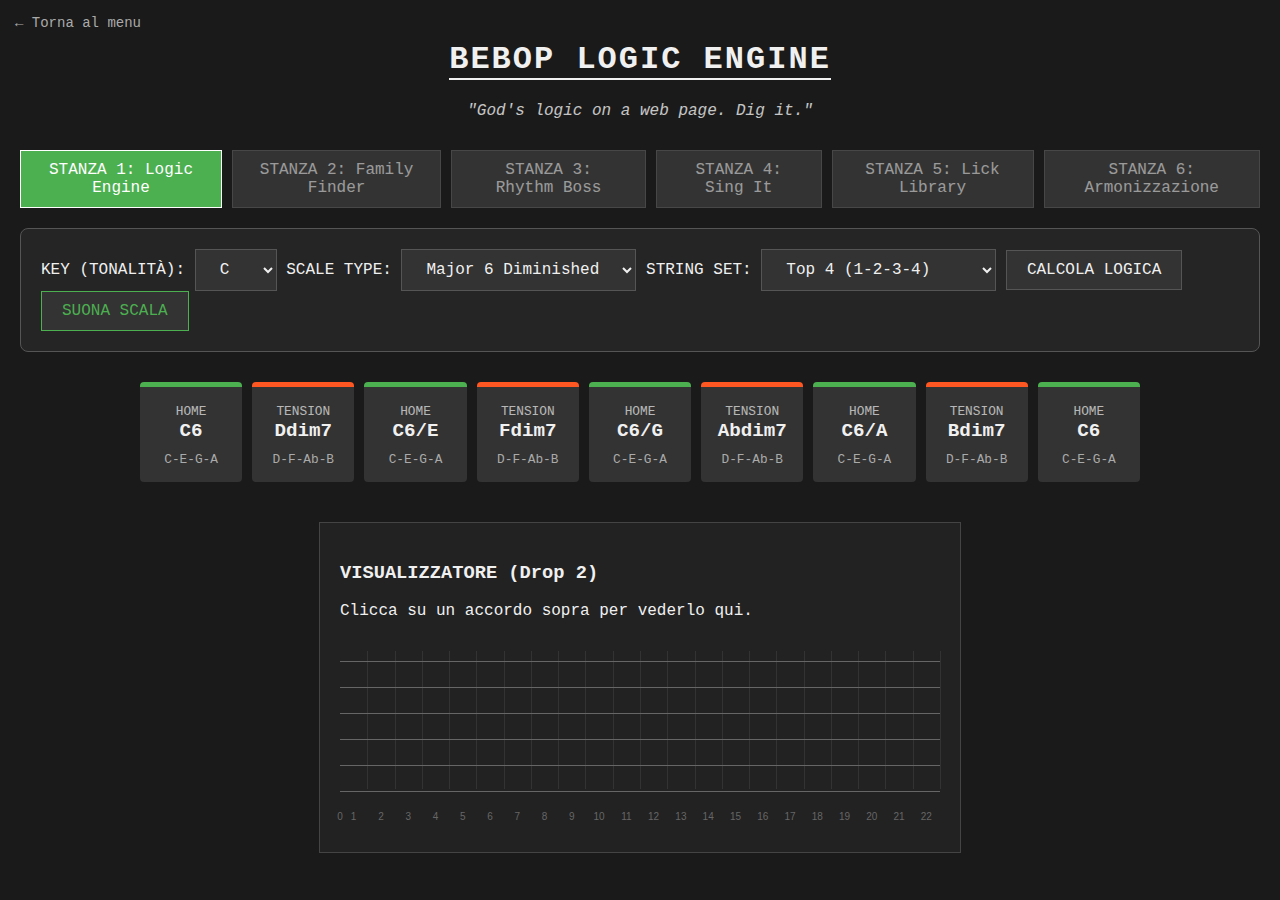
<file: BarryHarris.html>
<!DOCTYPE html>
<html lang="it">
<head>
    <meta charset="UTF-8">
    <meta name="viewport" content="width=device-width, initial-scale=1.0">
    <title>The Barry Harris Logic Engine</title>
    <link rel="stylesheet" href="BebopStyle.css">
</head>
<body>

    <a href="index.html" class="main-menu-link">
        &larr; Torna al menu
    </a>

    <h1>Bebop Logic Engine</h1>
    <div class="subtitle">"God's logic on a web page. Dig it."</div>

    <!-- NAVIGAZIONE -->
    <div class="nav-bar">
        <button onclick="BarryHarrisApp.openRoom(1)" id="btn-room-1" class="nav-btn active">STANZA 1: Logic Engine</button>
        <button onclick="BarryHarrisApp.openRoom(2)" id="btn-room-2" class="nav-btn">STANZA 2: Family Finder</button>
        <button onclick="BarryHarrisApp.openRoom(3)" id="btn-room-3" class="nav-btn">STANZA 3: Rhythm Boss</button>
        <button onclick="BarryHarrisApp.openRoom(4)" id="btn-room-4" class="nav-btn">STANZA 4: Sing It</button>
        <button onclick="BarryHarrisApp.openRoom(5)" id="btn-room-5" class="nav-btn">STANZA 5: Lick Library</button>
        <button onclick="BarryHarrisApp.openRoom(6)" id="btn-room-6" class="nav-btn">STANZA 6: Armonizzazione</button>
    </div>

    <!-- STANZA 1: LOGIC ENGINE -->
    <div id="room-1" class="room-section visible">
        <div class="controls">
        <label for="keySelect">KEY (TONALITÀ): </label>
        <select id="keySelect">
            <option value="C">C</option>
            <option value="Db">Db</option>
            <option value="D">D</option>
            <option value="Eb">Eb</option>
            <option value="E">E</option>
            <option value="F">F</option>
            <option value="Gb">Gb</option>
            <option value="G">G</option>
            <option value="Ab">Ab</option>
            <option value="A">A</option>
            <option value="Bb">Bb</option>
            <option value="B">B</option>
        </select>
        
        <label for="scaleType">SCALE TYPE: </label>
        <select id="scaleType">
            <option value="major6">Major 6 Diminished</option>
            <option value="minor6">Minor 6 Diminished</option>
        </select>

        <label for="stringSet">STRING SET: </label>
        <select id="stringSet">
            <option value="top">Top 4 (1-2-3-4)</option>
            <option value="middle">Middle 4 (2-3-4-5)</option>
            <option value="bottom">Bottom 4 (3-4-5-6)</option>
        </select>

        <button onclick="BarryHarrisApp.renderScale()">CALCOLA LOGICA</button>
        <button onclick="BarryHarrisApp.playScale()" class="theme-tonic-play">SUONA SCALA</button>
        </div>

        <div id="scaleGrid" class="scale-container">
        </div>
    </div>

    <!-- STANZA 2: FAMILY FINDER -->
    <div id="room-2" class="room-section">
        <div class="controls theme-dim">
            <h3 class="room-title theme-dim-text">IL RADAR DEI PARENTI</h3>
            <p class="room-description">
                Seleziona un accordo Diminuito (Genitore). Il sistema mostrerà i 4 accordi Dominanti (Figli) generati abbassando una singola nota.
            </p>
            <label for="dimSelect">DIMINISHED PARENT: </label>
            <select id="dimSelect">
                <!-- Popolato via JS -->
            </select>
            <button onclick="BarryHarrisApp.renderFamily()">TROVA FIGLI</button>
        </div>

        <div id="familyGrid" class="scale-container grid-cols-5">
            <!-- Griglia Famiglia -->
        </div>
    </div>

    <!-- STANZA 3: RHYTHM IS THE BOSS -->
    <div id="room-3" class="room-section">
        <div class="controls theme-rhythm">
            <h3 class="room-title theme-rhythm-text">RHYTHM IS THE BOSS</h3>
            <p class="room-description">
                Il Jazz vive sul 2 e sul 4. Il metronomo suonerà solo su questi battiti.<br>
                <span class="theme-dim-text">ATTENZIONE:</span> Se suoni sull'1 o sul 3, lo schermo diventerà rosso!
            </p>
            
            <div class="rhythm-controls">
                <label for="bpmSlider">BPM: <span id="bpmDisplay" class="bpm-display">100</span></label>
                <input type="range" id="bpmSlider" min="40" max="200" value="100" oninput="BarryHarrisApp.updateBpm(this.value)" class="bpm-slider">
            </div>

            <button id="btnMetronome" onclick="BarryHarrisApp.toggleMetronome()" class="theme-rhythm-text">START SWING</button>
        </div>

        <div id="rhythmVisualizer" class="rhythm-visualizer">
            <div class="beat-indicator" id="beat-1">1</div>
            <div class="beat-indicator" id="beat-2">2</div>
            <div class="beat-indicator" id="beat-3">3</div>
            <div class="beat-indicator" id="beat-4">4</div>
        </div>
    </div>

    <!-- STANZA 4: SING IT TO PLAY IT -->
    <div id="room-4" class="room-section">
        <div class="controls theme-sing">
            <h3 class="room-title theme-sing-text">SING IT TO PLAY IT</h3>
            <p class="room-description">
                Il computer ti mostrerà la scala. Devi cantare ogni nota per procedere.<br>
                Usa le impostazioni della Stanza 1 per cambiare tonalità.
            </p>
            <button onclick="BarryHarrisApp.startSingingGame()" class="theme-sing-text">INIZIA A CANTARE</button>
        </div>
        <div id="singing-container" class="singing-container"></div>
        <div id="singing-feedback" class="singing-feedback">--</div>
        <div id="singing-error-msg" class="error-popup">If you can't sing it,<br>you can't play it.<br><span class="singing-error-text">Try again.</span></div>
    </div>

    <!-- STANZA 5: LICK LIBRARY -->
    <div id="room-5" class="room-section">
        <div class="controls theme-lick">
            <h3 class="room-title theme-lick-text">THE LICK LIBRARY</h3>
            <p class="room-description">
                Seleziona un lick dalla libreria per vederlo sulla tastiera e ascoltarlo.
            </p>
            <label for="lickSelect">SELECT LICK: </label>
            <select id="lickSelect" onchange="BarryHarrisApp.displayLick()">
                <!-- Popolato via JS -->
            </select>
            <button onclick="BarryHarrisApp.playSelectedLick()" class="theme-lick-text">SUONA LICK</button>
        </div>
        <div id="lickInfo" class="lick-info">
            <h4 id="lickName" class="lick-title theme-lick-text"></h4>
            <p id="lickDescription" class="lick-description"></p>
        </div>
    </div>

    <!-- STANZA 6: ARMONIZZAZIONE SCALA MAGGIORE -->
    <div id="room-6" class="room-section">
        <div class="controls theme-harmony">
            <h3 class="room-title theme-harmony-text">ARMONIZZAZIONE SCALA MAGGIORE</h3>
            <p class="room-description">
                Esplora gli accordi a 4 voci (Drop 2) costruiti su ogni grado della scala Maggiore.
                Clicca su un accordo per visualizzarlo e ascoltarlo.
            </p>
            <label for="harmonizationKeySelect">KEY: </label>
            <select id="harmonizationKeySelect">
                <option value="C" selected>C</option>
                <option value="Db">Db</option>
                <option value="D">D</option>
                <option value="Eb">Eb</option>
                <option value="E">E</option>
                <option value="F">F</option>
                <option value="Gb">Gb</option>
                <option value="G">G</option>
                <option value="Ab">Ab</option>
                <option value="A">A</option>
                <option value="Bb">Bb</option>
                <option value="B">B</option>
            </select>
            <label for="harmonizationStringSet" class="harmonization-key-label">STRING SET: </label>
            <select id="harmonizationStringSet">
                <option value="top">Top 4 (1-2-3-4)</option>
                <option value="middle" selected>Middle 4 (2-3-4-5)</option>
                <option value="bottom">Bottom 4 (3-4-5-6)</option>
            </select>
            <button onclick="BarryHarrisApp.playHarmonizationSequence()" class="theme-harmony-text play-progression-btn">SUONA PROGRESSIONE</button>
        </div>
        <div id="harmonizationGrid" class="scale-container grid-cols-8">
            <!-- Griglia Armonizzazione -->
        </div>
    </div>

    <div class="fretboard-display">
        <h3>VISUALIZZATORE (Drop 2)</h3>
        <p id="tab-instruction">Clicca su un accordo sopra per vederlo qui.</p>
        <div id="tab-visualizer">
            <div class="tab-line" id="string-e"></div>
            <div class="tab-line" id="string-b"></div>
            <div class="tab-line" id="string-g"></div>
            <div class="tab-line" id="string-d"></div>
            <div class="tab-line" id="string-a"></div>
            <div class="tab-line" id="string-E"></div>
        </div>
    </div>

    <script>
        /* --- LOGICA BARRY HARRIS (JS) --- */
        const BarryHarrisApp = {
            // --- Proprietà e Costanti ---
            NOTES_FLAT: ['C', 'Db', 'D', 'Eb', 'E', 'F', 'Gb', 'G', 'Ab', 'A', 'Bb', 'B'],
            NOTES_SHARP: ['C', 'C#', 'D', 'D#', 'E', 'F', 'F#', 'G', 'G#', 'A', 'A#', 'B'],
            INTERVALS: {
                major6: [0, 2, 4, 5, 7, 8, 9, 11, 12], // 1, 2, 3, 4, 5, b6, 6, 7, 8
                minor6: [0, 2, 3, 5, 7, 8, 9, 11, 12]  // 1, 2, b3, 4, 5, b6, 6, 7, 8
            },
            MAX_FRETS: 22,
            REF_SHAPES: {
                // Ogni shape ora è un array di 4 inversioni per il Drop 2
                major6: [
                    // C6 Inversions (Root, 1st, 2nd, 3rd)
                    { type: 'tonic', tabs: [[5,5,5,5], [8,8,9,7], [12,13,12,10], [15,17,14,14]], suffix: '6' },
                    // Ddim7 Inversions
                    { type: 'dim',   tabs: [[7,6,7,6], [10,9,10,9], [13,12,13,12], [16,15,16,15]], suffix: 'dim7' },
                    // C6/E
                    { type: 'tonic', tabs: [[8,8,9,7], [12,13,12,10], [15,17,14,14], [17,17,17,17]], suffix: '6' },
                    // Fdim7
                    { type: 'dim',   tabs: [[10,9,10,9], [13,12,13,12], [16,15,16,15], [19,18,19,18]], suffix: 'dim7' },
                    // C6/G
                    { type: 'tonic', tabs: [[12,13,12,10], [15,17,14,14], [17,17,17,17], [20,20,21,19]], suffix: '6' },
                    // Abdim7
                    { type: 'dim',   tabs: [[13,12,13,12], [16,15,16,15], [19,18,19,18], [22,21,22,21]], suffix: 'dim7' },
                    // C6/A
                    { type: 'tonic', tabs: [[15,17,14,14], [17,17,17,17], [20,20,21,19], [24,25,24,22]], suffix: '6' },
                    // Bdim7
                    { type: 'dim',   tabs: [[16,15,16,15], [19,18,19,18], [22,21,22,21], [25,24,25,24]], suffix: 'dim7' },
                    // C6 (Octave)
                    { type: 'tonic', tabs: [[17,17,17,17], [20,20,21,19], [24,25,24,22], [27,29,26,26]], suffix: '6' }
                ],
                minor6: [
                    // Cm6 Inversions
                    { type: 'tonic', tabs: [[5,4,5,5], [8,8,8,7], [11,10,12,10], [15,13,14,13]], suffix: 'm6' },
                    // Ddim7
                    { type: 'dim',   tabs: [[7,6,7,6], [10,9,10,9], [13,12,13,12], [16,15,16,15]], suffix: 'dim7' },
                    // Cm6/Eb
                    { type: 'tonic', tabs: [[8,8,8,7], [11,10,12,10], [15,13,14,13], [16,17,16,15]], suffix: 'm6' },
                    // Fdim7
                    { type: 'dim',   tabs: [[10,9,10,9], [13,12,13,12], [16,15,16,15], [19,18,19,18]], suffix: 'dim7' },
                    // Cm6/G
                    { type: 'tonic', tabs: [[11,10,12,10], [15,13,14,13], [16,17,16,15], [20,20,20,19]], suffix: 'm6' },
                    // Abdim7
                    { type: 'dim',   tabs: [[13,12,13,12], [16,15,16,15], [19,18,19,18], [22,21,22,21]], "suffix": 'dim7' },
                    // Cm6/A
                    { type: 'tonic', tabs: [[15,13,14,13], [16,17,16,15], [20,20,20,19], [23,22,24,22]], suffix: 'm6' },
                    // Bdim7
                    { type: 'dim',   tabs: [[16,15,16,15], [19,18,19,18], [22,21,22,21], [25,24,25,24]], suffix: 'dim7' },
                    // Cm6 (Octave)
                    { type: 'tonic', tabs: [[17,16,17,17], [20,20,20,19], [23,22,24,22], [27,25,26,25]], suffix: 'm6' }
                ]
            },
            STRING_SETS: {
                top:    { name: "Top 4 (1-2-3-4)",    strings: ['string-e', 'string-b', 'string-g', 'string-d'], offsets: [0, 0, 0, 0],    midiBase: [64, 59, 55, 50] },
                middle: { name: "Middle 4 (2-3-4-5)", strings: ['string-b', 'string-g', 'string-d', 'string-a'], offsets: [5, 4, 5, 5],    midiBase: [59, 55, 50, 45] },
                bottom: { name: "Bottom 4 (3-4-5-6)", strings: ['string-g', 'string-d', 'string-a', 'string-E'], offsets: [9, 9, 10, 10],  midiBase: [55, 50, 45, 40] }
            },
            LICK_LIBRARY: {
                'parker_blues_c': {
                    name: "Parker's Blues Lick",
                    description: "Un classico lick blues di Charlie Parker su un C7. Le note sono G, E, G, E, Gb, F, E, Eb, C.",
                    sequence: [
                        { fret: 8, stringIndex: 1 }, // G on B string
                        { fret: 5, stringIndex: 1 }, // E on B string
                        { fret: 8, stringIndex: 1 }, // G on B string
                        { fret: 5, stringIndex: 1 }, // E on B string
                        { fret: 4, stringIndex: 2 }, // Gb on G string
                        { fret: 3, stringIndex: 2 }, // F on G string
                        { fret: 2, stringIndex: 2 }, // E on G string
                        { fret: 1, stringIndex: 2 }, // Eb on G string
                        { fret: 5, stringIndex: 3 }, // C on D string
                    ],
                    bpm: 160,
                    stringSet: 'top' // This lick is designed for this set
                },
                'parker_maj7_c': {
                    name: "Parker's Major 7 Lick",
                    description: "Una discesa cromatica sulla 7a maggiore, tipica di Parker. Suona bene su Cmaj7. Note: C, B, Bb, A, Ab, G.",
                    sequence: [
                        { fret: 8, stringIndex: 0 }, // C on high-e string
                        { fret: 7, stringIndex: 0 }, // B
                        { fret: 6, stringIndex: 0 }, // Bb
                        { fret: 5, stringIndex: 0 }, // A
                        { fret: 9, stringIndex: 1 }, // Ab on B-string
                        { fret: 8, stringIndex: 1 }, // G on B-string
                    ],
                    bpm: 140,
                    stringSet: 'top'
                }
            },
            MAJOR_SCALE_HARMONIZATION: [
                { degree: 'I', name: 'Cmaj7', quality: 'maj7', notes: 'C-E-G-B', tabs: {
                    top: [7, 5, 5, 5], middle: [5, 4, 5, 3], bottom: [9, 9, 10, 8]
                }},
                { degree: 'II', name: 'Dm7', quality: 'm7', notes: 'D-F-A-C', tabs: {
                    top: [8, 6, 7, 7], middle: [6, 5, 7, 5], bottom: [10, 10, 12, 10]
                }},
                { degree: 'III', name: 'Em7', quality: 'm7', notes: 'E-G-B-D', tabs: {
                    top: [10, 8, 9, 9], middle: [8, 7, 9, 7], bottom: [12, 12, 14, 12]
                }},
                { degree: 'IV', name: 'Fmaj7', quality: 'maj7', notes: 'F-A-C-E', tabs: {
                    top: [12, 10, 10, 10], middle: [10, 9, 10, 8], bottom: [14, 14, 15, 13]
                }},
                { degree: 'V', name: 'G7', quality: 'dom7', notes: 'G-B-D-F', tabs: {
                    top: [13, 12, 12, 12], middle: [12, 10, 12, 10], bottom: [16, 16, 17, 15]
                }},
                { degree: 'VI', name: 'Am7', quality: 'm7', notes: 'A-C-E-G', tabs: {
                    top: [15, 13, 14, 14], middle: [13, 12, 14, 12], bottom: [17, 17, 19, 17]
                }},
                { degree: 'VII', name: 'Bm7b5', quality: 'm7b5', notes: 'B-D-F-A', tabs: {
                    top: [17, 15, 16, 15], middle: [15, 14, 15, 14], bottom: [19, 19, 20, 18]
                }},
                { degree: 'VIII', name: 'Cmaj7', quality: 'maj7', notes: 'C-E-G-B', tabs: {
                    top: [19, 17, 17, 17], middle: [17, 16, 17, 15], bottom: [21, 21, 22, 20]
                }}
            ],

            // --- Stato dell'Applicazione ---
            audioCtx: null,
            micStream: null,
            micAnalyser: null,
            currentRoom: 1,
            noiseBuffer: null, // Buffer per il suono del metronomo
            settings: {
                key: 'C',
                scaleType: 'major6',
                stringSet: 'top',
                bpm: 100
            },
            
            // --- Stato delle Stanze (per fermarle) ---
            metronome: {
                isOn: false,
                interval: null,
                nextNoteTime: 0.0,
                currentBeat: 0,
                lookahead: 25.0,
                scheduleAheadTime: 0.1,
                lastAttackTime: 0
            },
            singing: {
                isActive: false,
                notes: [],
                currentIndex: 0,
                wrongCounter: 0,
                lastNote: -1
            },

            // --- Metodi Principali ---
            init: function() {
                this.audioCtx = new (window.AudioContext || window.webkitAudioContext)();
                
                // Crea un buffer di rumore bianco per il metronomo "jazz"
                const bufferSize = this.audioCtx.sampleRate * 0.2; // 0.2s sono sufficienti
                this.noiseBuffer = this.audioCtx.createBuffer(1, bufferSize, this.audioCtx.sampleRate);
                const output = this.noiseBuffer.getChannelData(0);
                for (let i = 0; i < bufferSize; i++) {
                    output[i] = Math.random() * 2 - 1;
                }

                // Popola menu Diminuito (Stanza 2)
                const dimSelect = document.getElementById('dimSelect');
                this.NOTES_FLAT.forEach(n => {
                    const opt = document.createElement('option');
                    opt.value = n;
                    opt.innerText = n;
                    dimSelect.appendChild(opt);
                });
                dimSelect.value = "C";

                // Popola menu Lick (Stanza 5)
                this.populateLicks();

                // Aggiungi event listeners per aggiornare le impostazioni
                document.getElementById('keySelect').addEventListener('change', (e) => {
                    this.settings.key = e.target.value;
                    if (this.currentRoom === 1) this.renderScale(); // Re-render scale if in Logic Engine
                    if (this.currentRoom === 4) this.startSingingGame(); // Re-start singing game if in Sing It
                });
                document.getElementById('scaleType').addEventListener('change', (e) => {
                    this.settings.scaleType = e.target.value;
                    if (this.currentRoom === 1) this.renderScale(); // Re-render scale if in Logic Engine
                    if (this.currentRoom === 4) this.startSingingGame(); // Re-start singing game if in Sing It
                });
                document.getElementById('stringSet').addEventListener('change', (e) => {
                    this.settings.stringSet = e.target.value;
                    if (this.currentRoom === 1) this.renderScale(); // Re-render scale if in Logic Engine
                    if (this.currentRoom === 2) this.renderFamily(); // Re-render family if in Family Finder
                    if (this.currentRoom === 5) this.displayLick(); // Re-display lick if in Lick Library
                });
                document.getElementById('harmonizationStringSet').addEventListener('change', () => {
                    // Re-render solo se la stanza 6 è attiva
                    if (this.currentRoom === 6) this.renderMajorScaleHarmonization();
                });
                document.getElementById('harmonizationKeySelect').addEventListener('change', () => {
                    if (this.currentRoom === 6) this.renderMajorScaleHarmonization();
                });

                this.drawFretboardGrid();
                this.renderScale(); // Initial render for Stanza 1
                this.openRoom(1); // Open Stanza 1 by default
            },

            openRoom: function(roomId) {
                // Ferma le attività logiche in corso (timer, loop di gioco, etc.)
                this.stopAllActivities();

                // Gestione della risorsa microfono in base alla transizione
                if (this.micStream && ![3, 4].includes(roomId)) {
                    this.micStream.getTracks().forEach(track => track.stop());
                    this.micStream = null;
                    this.micAnalyser = null;
                }

                this.currentRoom = roomId;

                document.querySelectorAll('.room-section').forEach(el => el.classList.remove('visible'));
                document.querySelectorAll('.nav-btn').forEach(el => el.classList.remove('active'));
                
                document.getElementById(`room-${roomId}`).classList.add('visible');
                document.getElementById(`btn-room-${roomId}`).classList.add('active');

                // Specific actions when opening a room
                if (roomId === 1) {
                    this.renderScale();
                } else if (roomId === 2) {
                    this.renderFamily();
                } else if (roomId === 5) {
                    this.displayLick();
                } else if (roomId === 6) {
                    this.renderMajorScaleHarmonization();
                }
            },

            stopAllActivities: function() {
                // Ferma Metronomo (Stanza 3)
                if (this.metronome.isOn) {
                    this.toggleMetronome(); // This will stop it
                }
                // Ferma Pitch Detection (Stanza 4)
                this.singing.isActive = false;
            },

            // --- Metodi Helper ---
            getNoteName: function(midiIndex, useSharps) {
                const normalized = (midiIndex % 12 + 12) % 12;
                return useSharps ? this.NOTES_SHARP[normalized] : this.NOTES_FLAT[normalized];
            },

            calculateChordIntervals: function(tab, rootNoteIndex, stringSetKey) {
                const intervalNames = ['1', 'b2', '2', 'b3', '3', '4', 'b5', '5', 'b6', '6', 'b7', '7'];
                const currentSet = this.STRING_SETS[stringSetKey];
                
                return tab.map((fret, i) => {
                    if (fret === null || fret === undefined) return '';
                    const noteMidi = currentSet.midiBase[i] + fret;
                    const intervalValue = (noteMidi - rootNoteIndex + 12) % 12;
                    return intervalNames[intervalValue];
                });
            },

            noteFromPitch: function(frequency) {
                const noteNum = 12 * (Math.log(frequency / 440) / Math.log(2));
                return Math.round(noteNum) + 69;
            },

            autoCorrelate: function(buf, sampleRate) {
                let SIZE = buf.length;
                let rms = 0;
                for (let i = 0; i < SIZE; i++) { rms += buf[i] * buf[i]; }
                rms = Math.sqrt(rms / SIZE);
                if (rms < 0.01) return -1;

                let r1 = 0, r2 = SIZE - 1, thres = 0.2;
                for (let i = 0; i < SIZE / 2; i++) if (Math.abs(buf[i]) < thres) { r1 = i; break; }
                for (let i = 1; i < SIZE / 2; i++) if (Math.abs(buf[SIZE - i]) < thres) { r2 = SIZE - i; break; }
                buf = buf.slice(r1, r2);
                SIZE = buf.length;
                let c = new Array(SIZE).fill(0);
                for (let i = 0; i < SIZE; i++) 
                    for (let j = 0; j < SIZE - i; j++)
                        c[i] = c[i] + buf[j] * buf[j + i];

                let d = 0; while (c[d] > c[d + 1]) d++;
                let maxval = -1, maxpos = -1;
                for (let i = d; i < SIZE; i++) {
                    if (c[i] > maxval) { maxval = c[i]; maxpos = i; }
                }
                let T0 = maxpos;
                let x1 = c[T0 - 1], x2 = c[T0], x3 = c[T0 + 1];
                let a = (x1 + x3 - 2 * x2) / 2;
                let b = (x3 - x1) / 2;
                if (a) T0 = T0 - b / (2 * a);
                return sampleRate / T0;
            },

            // --- Metodi Audio ---
            playChord: function(chord, stringSetKey) { // Per accordi
                if (this.audioCtx.state === 'suspended') this.audioCtx.resume();

                const currentSet = this.STRING_SETS[stringSetKey];
                const baseMidi = currentSet.midiBase;
                const now = this.audioCtx.currentTime;

                chord.tab.forEach((fret, index) => {
                    const midi = baseMidi[index] + fret;
                    const freq = 440 * Math.pow(2, (midi - 69) / 12);

                    const osc = this.audioCtx.createOscillator();
                    const gain = this.audioCtx.createGain();

                    osc.type = 'triangle';
                    osc.frequency.setValueAtTime(freq, now);

                    gain.gain.setValueAtTime(0, now);
                    gain.gain.linearRampToValueAtTime(0.1, now + 0.05); 
                    gain.gain.exponentialRampToValueAtTime(0.001, now + 2.0);

                    osc.connect(gain);
                    gain.connect(this.audioCtx.destination);

                    osc.start(now);
                    osc.stop(now + 2.0);
                });
            },

            playSingleMidiNote: function(midi, time, duration) { // Per note singole (lick, metronomo)
                const freq = 440 * Math.pow(2, (midi - 69) / 12);
                const osc = this.audioCtx.createOscillator();
                const gain = this.audioCtx.createGain();
                osc.type = 'sine'; // Suono più pulito per note singole
                osc.frequency.setValueAtTime(freq, time);
                gain.gain.setValueAtTime(0.2, time);
                gain.gain.exponentialRampToValueAtTime(0.001, time + duration);
                osc.connect(gain);
                gain.connect(this.audioCtx.destination);
                osc.start(time);
                osc.stop(time + duration);
            },

            // --- Metodi UI ---
            drawFretboardGrid: function() {
                const visualizer = document.getElementById('tab-visualizer');
                if(visualizer.querySelector('.fret-number')) return;

                for (let i = 0; i <= this.MAX_FRETS; i++) {
                    const fretLineLeft = (i / this.MAX_FRETS) * 100;

                    if (i > 0) {
                        const line = document.createElement('div');
                        line.className = 'fret-line';
                        line.style.left = `${fretLineLeft}%`;
                        visualizer.appendChild(line);
                    }
                    
                    // Per il numero del tasto, lo centriamo nello spazio del tasto (tra i-1 e i)
                    const numLeft = (i > 0) ? ((i - 0.5) / this.MAX_FRETS) * 100 : 0;
                    const num = document.createElement('div');
                    num.className = 'fret-number';
                    num.innerText = i;
                    num.style.left = `${numLeft}%`;
                    visualizer.appendChild(num);
                }
            },

            showTab: function(chord, stringSetKey, highlightNotes = []) {
                const currentSet = this.STRING_SETS[stringSetKey];
                document.getElementById('tab-instruction').innerText = `Visualizzando: ${chord.name} (${currentSet.name})`;
                
                const allStrings = ['string-e', 'string-b', 'string-g', 'string-d', 'string-a', 'string-E'];
                allStrings.forEach(id => document.getElementById(id).innerHTML = '');

                const activeStrings = currentSet.strings;
                chord.tab.forEach((fret, index) => {
                    const stringDiv = document.getElementById(activeStrings[index]);
                    const noteDiv = document.createElement('div');
                    noteDiv.className = 'tab-note'; 
                    noteDiv.innerText = chord.intervals ? chord.intervals[index] : fret; // Usa l'intervallo se disponibile
                    if (highlightNotes.includes(index)) {
                        noteDiv.classList.add('playing'); // Usiamo la classe 'playing' per evidenziare
                    }
                    
                    // Centra la nota nello spazio tra i fret
                    let leftPos = ((fret - 0.5) / this.MAX_FRETS) * 100; 
                    noteDiv.style.left = leftPos + '%';
                    
                    stringDiv.appendChild(noteDiv);
                });
            },

            // --- STANZA 1: LOGIC ENGINE ---
            generateChords: function(rootName, scaleType) {
                let rootIndex = this.NOTES_FLAT.indexOf(rootName);
                if (rootIndex === -1) rootIndex = this.NOTES_SHARP.indexOf(rootName);
                
                const currentSet = this.STRING_SETS[this.settings.stringSet];
                const useSharps = ['G', 'D', 'A', 'E', 'B', 'F#', 'C#'].includes(rootName);
                const intervals = this.INTERVALS[scaleType];
                const shapes = this.REF_SHAPES[scaleType];
                
                return shapes.map((shape, step) => {
                    const scaleNoteIndex = rootIndex + intervals[step];
                    const scaleNoteName = this.getNoteName(scaleNoteIndex, useSharps);
                    
                    let name = "";
                    if (shape.type === 'tonic') {
                        const rootStr = this.getNoteName(rootIndex, useSharps);
                        name = (step === 0 || step === 8) ? `${rootStr}${shape.suffix}` : `${rootStr}${shape.suffix}/${scaleNoteName}`;
                    } else {
                        name = `${scaleNoteName}${shape.suffix}`;
                    }
                    
                    const indices = (shape.type === 'tonic') ? [0, 2, 4, 6] : [1, 3, 5, 7];
                    const notesList = indices.map(i => this.getNoteName(rootIndex + intervals[i], useSharps)).join('-');
                    
                    // Ora si deve scegliere un'inversione. Per semplicità, prendiamo la prima.
                    const chosenTab = shape.tabs[0]; // Potrebbe diventare un parametro
                    const shapeWithSetOffset = chosenTab.map((f, i) => f + currentSet.offsets[i]);
                    let shift = rootIndex;                    
                    const maxFretInShape = Math.max(...shapeWithSetOffset);
                    if (maxFretInShape + shift > this.MAX_FRETS - 1) shift -= 12;
                    
                    const tab = shapeWithSetOffset.map(f => f + shift); // La logica di trasposizione rimane
                    
                    let chordRootNoteIndex = (shape.type === 'tonic') ? rootIndex : scaleNoteIndex;
                    const intervalsArray = this.calculateChordIntervals(tab, chordRootNoteIndex, this.settings.stringSet);

                    return { name, type: shape.type, notes: notesList, tab, intervals: intervalsArray };
                });
            },

            renderScale: function() {
                const container = document.getElementById('scaleGrid');
                container.innerHTML = '';
                
                const chords = this.generateChords(this.settings.key, this.settings.scaleType);

                chords.forEach((chord) => {
                    const card = this.createGenericCard(chord);
                    card.onclick = () => {
                        this.showTab(chord, this.settings.stringSet);
                        this.playChord(chord, this.settings.stringSet);
                    };
                    container.appendChild(card);
                });
            },

            playScale: async function() {
                this.renderScale();
                const chords = this.generateChords(this.settings.key, this.settings.scaleType);
                const cards = document.querySelectorAll('#scaleGrid .chord-card');

                for (let i = 0; i < chords.length; i++) {
                    const chord = chords[i];
                    const card = cards[i];

                    if (card) {
                        card.style.transform = "translateY(-10px)";
                        card.style.borderColor = "#fff";
                    }
                    
                    this.showTab(chord, this.settings.stringSet);
                    this.playChord(chord, this.settings.stringSet);

                    await new Promise(r => setTimeout(r, 800));

                    if (card) {
                        card.style.transform = "";
                        card.style.borderColor = "";
                    }
                }
            },

            createGenericCard: function(chord) {
                const card = document.createElement('div');
                card.className = `chord-card type-${chord.type}`;
                card.innerHTML = `
                    <span class="chord-func">${chord.type === 'tonic' ? 'Home' : 'Tension'}</span>
                    <span class="chord-name">${chord.name}</span>
                    <div class="chord-notes">${chord.notes}</div>
                `;
                return card;
            },

            // --- STANZA 2: FAMILY FINDER ---
            renderFamily: function() {
                const parentName = document.getElementById('dimSelect').value;
                const container = document.getElementById('familyGrid');
                container.innerHTML = '';

                let rootIndex = this.NOTES_FLAT.indexOf(parentName);
                if (rootIndex === -1) rootIndex = this.NOTES_SHARP.indexOf(parentName);
                
                let shift = rootIndex - 2; 
                const currentSet = this.STRING_SETS[this.settings.stringSet];
                const baseShape = [7,6,7,6]; 
                let parentTab = baseShape.map((f, i) => f + currentSet.offsets[i] + shift); 

                if (Math.max(...parentTab) > this.MAX_FRETS - 4) parentTab = parentTab.map(f => f - 12);
                if (Math.min(...parentTab) < 0) parentTab = parentTab.map(f => f + 12);

                const parentIntervals = this.calculateChordIntervals(parentTab, rootIndex, this.settings.stringSet);
                const parentChord = { name: parentName + "dim7", type: 'dim', notes: "Parent", tab: parentTab, intervals: parentIntervals };
                this.createFamilyCard(parentChord, container, true);

                for(let i=0; i<4; i++) {
                    const childTab = [...parentTab];
                    childTab[i] = childTab[i] - 1;

                    const childChordRootMidi = this.STRING_SETS[this.settings.stringSet].midiBase[i] + childTab[i];
                    const childChordRootIndex = childChordRootMidi % 12;
                    const stringMidiBase = currentSet.midiBase[i];
                    const noteName = this.getNoteName(childChordRootMidi, true);
                    
                    const childIntervals = this.calculateChordIntervals(childTab, childChordRootIndex, this.settings.stringSet);
                    const childChord = { name: noteName + "7", type: 'tonic', notes: `String ${i+1} lowered`, tab: childTab, intervals: childIntervals };
                    this.createFamilyCard(childChord, container, false);
                }
            },

            createFamilyCard: function(chord, container, isParent) {
                const card = document.createElement('div');
                card.className = `chord-card ${isParent ? 'type-dim parent-card' : 'type-tonic'}`;
                
                card.innerHTML = `
                    <span class="chord-func">${isParent ? 'PARENT' : 'CHILD'}</span>
                    <span class="chord-name">${chord.name}</span>
                    <div class="chord-notes">${chord.notes}</div>
                `;
                card.onclick = () => { this.showTab(chord, this.settings.stringSet); this.playChord(chord, this.settings.stringSet); };
                container.appendChild(card);
            },

            // --- STANZA 6: ARMONIZZAZIONE ---
            renderMajorScaleHarmonization: function() {
                const container = document.getElementById('harmonizationGrid');
                container.innerHTML = '';
                const selectedSet = document.getElementById('harmonizationStringSet').value;
                const selectedKey = document.getElementById('harmonizationKeySelect').value;

                const transposedChords = this.getTransposedHarmonization(selectedKey, selectedSet);

                transposedChords.forEach(chordObject => {
                    const card = document.createElement('div');
                    card.className = `chord-card`;
                    card.classList.add('theme-harmony');
                    card.innerHTML = `
                        <span class="chord-func">${chordObject.degree}</span>
                        <span class="chord-name">${chordObject.name}</span>
                        <div class="chord-notes">${chordObject.notes}</div>
                    `;
                    card.onclick = () => {
                        this.showTab(chordObject, selectedSet); // Usa l'oggetto già pronto
                        this.playChord(chordObject, selectedSet);
                    };
                    container.appendChild(card);
                });

                document.getElementById('tab-instruction').innerText = 'Clicca su un accordo sopra per vederlo qui.';
            },

            getTransposedHarmonization: function(key, stringSet) {
                const transposeShift = this.NOTES_FLAT.indexOf(key);
                if (transposeShift === -1) return [];
                
                const useSharps = ['G', 'D', 'A', 'E', 'B', 'F#', 'C#'].includes(key);
                const majorScaleIntervals = [0, 2, 4, 5, 7, 9, 11, 12];

                return this.MAJOR_SCALE_HARMONIZATION.map((chordData, index) => {
                    const originalTab = chordData.tabs[stringSet];
                    if (!originalTab) return null;

                    const tab = originalTab.map(f => f + transposeShift);

                    // Se l'accordo è troppo alto, lo traspone un'ottava sotto per mantenerlo suonabile.
                    if (Math.max(...tab) > this.MAX_FRETS) {
                        for (let i = 0; i < tab.length; i++) { tab[i] -= 12; }
                    }

                    const degreeRootNoteIndex = (transposeShift + majorScaleIntervals[index]) % 12;
                    const degreeRootNoteName = this.getNoteName(degreeRootNoteIndex, useSharps);
                    const newName = degreeRootNoteName + chordData.name.replace(/^[A-G][#b]?/, '');

                    const originalNotes = chordData.notes.split('-');
                    const newNotes = originalNotes.map(note => {
                        const originalNoteIndex = this.NOTES_FLAT.indexOf(note);
                        const newNoteIndex = (originalNoteIndex + transposeShift) % 12;
                        return this.getNoteName(newNoteIndex, useSharps);
                    }).join('-');
                    
                    const intervals = this.calculateChordIntervals(tab, degreeRootNoteIndex, stringSet);

                    return {
                        degree: chordData.degree,
                        name: newName,
                        notes: newNotes,
                        tab: tab,
                        intervals: intervals
                    };
                }).filter(c => c !== null);
            },

            playHarmonizationSequence: async function() {
                const selectedSet = document.getElementById('harmonizationStringSet').value;
                const selectedKey = document.getElementById('harmonizationKeySelect').value;
                const transposedChords = this.getTransposedHarmonization(selectedKey, selectedSet);
                const cards = document.querySelectorAll('#harmonizationGrid .chord-card');

                for (let i = 0; i < transposedChords.length; i++) {
                    const chordObject = transposedChords[i];
                    const card = cards[i];

                    if (card) {
                        card.style.transform = "translateY(-5px)";
                        card.style.boxShadow = "0 0 15px #00BCD4";
                    }

                    this.showTab(chordObject, selectedSet);
                    this.playChord(chordObject, selectedSet);

                    await new Promise(r => setTimeout(r, 800));

                    if (card) { card.style.transform = ""; card.style.boxShadow = ""; }
                }
            },

            // --- STANZA 3: RHYTHM BOSS ---
            updateBpm: function(val) {
                this.settings.bpm = val;
                document.getElementById('bpmDisplay').innerText = val;
            },

            toggleMetronome: async function() {
                const btn = document.getElementById('btnMetronome');
                
                if (this.metronome.isOn) {
                    this.metronome.isOn = false;
                    btn.innerText = "START SWING";
                    clearInterval(this.metronome.interval);
                    this.resetVisuals();
                    return;
                }

                if (this.audioCtx.state === 'suspended') await this.audioCtx.resume();

                try {
                    if (!this.micStream) {
                        this.micStream = await navigator.mediaDevices.getUserMedia({ audio: true });
                        const source = this.audioCtx.createMediaStreamSource(this.micStream);
                        this.micAnalyser = this.audioCtx.createAnalyser();
                        this.micAnalyser.fftSize = 512;
                        source.connect(this.micAnalyser);
                    }
                } catch (e) {
                    alert("Microfono necessario per rilevare gli errori ritmici!");
                }

                this.metronome.isOn = true;
                btn.innerText = "STOP";
                this.metronome.currentBeat = 0;
                this.metronome.nextNoteTime = this.audioCtx.currentTime + 0.1;
                this.metronome.interval = setInterval(() => this.scheduler(), this.metronome.lookahead);
                
                this.detectRhythmError();
            },

            scheduler: function() {
                while (this.metronome.nextNoteTime < this.audioCtx.currentTime + this.metronome.scheduleAheadTime) {
                    this.scheduleNote(this.metronome.currentBeat, this.metronome.nextNoteTime);
                    this.nextNote();
                }
            },

            scheduleNote: function(beatNumber, time) {
                if (beatNumber === 1 || beatNumber === 3) {
                    this.playHiHat(time);
                }
                const delay = (time - this.audioCtx.currentTime) * 1000;
                setTimeout(() => this.updateVisualBeat(beatNumber), delay);
            },

            nextNote: function() {
                const secondsPerBeat = 60.0 / this.settings.bpm;
                this.metronome.nextNoteTime += secondsPerBeat;
                this.metronome.currentBeat = (this.metronome.currentBeat + 1) % 4;
            },

            playHiHat: function(time) { // Suono "Jazz" tipo rim-click
                const noise = this.audioCtx.createBufferSource();
                noise.buffer = this.noiseBuffer;

                const filter = this.audioCtx.createBiquadFilter();
                filter.type = 'bandpass';
                filter.frequency.setValueAtTime(1500, time); // Frequenza "legnosa"
                filter.Q.value = 10;

                const gain = this.audioCtx.createGain();
                gain.gain.setValueAtTime(0, time);
                gain.gain.linearRampToValueAtTime(0.7, time + 0.01); // Attacco rapido
                gain.gain.exponentialRampToValueAtTime(0.001, time + 0.05); // Decadimento veloce

                noise.connect(filter);
                filter.connect(gain);
                gain.connect(this.audioCtx.destination);
                noise.start(time);
                noise.stop(time + 0.1);
            },

            updateVisualBeat: function(beat) {
                for(let i=1; i<=4; i++) document.getElementById(`beat-${i}`).classList.remove('beat-active');
                if (beat === 1 || beat === 3) { 
                    document.getElementById(`beat-${beat+1}`).classList.add('beat-active');
                }
            },
            
            resetVisuals: function() {
                for(let i=1; i<=4; i++) document.getElementById(`beat-${i}`).classList.remove('beat-active');
            },

            detectRhythmError: function() {
                if (!this.metronome.isOn || !this.micAnalyser) return;

                const buffer = new Float32Array(this.micAnalyser.fftSize);
                this.micAnalyser.getFloatTimeDomainData(buffer);
                
                let sum = 0;
                for (let i = 0; i < buffer.length; i++) sum += buffer[i] * buffer[i];
                const rms = Math.sqrt(sum / buffer.length);

                if (rms > 0.05) { 
                    const now = this.audioCtx.currentTime;
                    if (now - this.metronome.lastAttackTime > 0.2) { 
                        this.metronome.lastAttackTime = now;
                        const secondsPerBeat = 60.0 / this.settings.bpm;
                        let actualBeatIndex = (this.metronome.currentBeat - 1 + 4) % 4; 

                        if (now > this.metronome.nextNoteTime - (secondsPerBeat * 0.3)) {
                            actualBeatIndex = this.metronome.currentBeat;
                        }

                        if (actualBeatIndex === 0 || actualBeatIndex === 2) {
                            this.triggerError();
                        }
                    }
                }
                requestAnimationFrame(() => this.detectRhythmError());
            },

            triggerError: function() {
                document.body.classList.add('flash-error');
                setTimeout(() => document.body.classList.remove('flash-error'), 400);
            },

            // --- STANZA 4: SING IT ---
            startSingingGame: function() {
                if (this.audioCtx.state === 'suspended') this.audioCtx.resume();

                let rootIndex = this.NOTES_FLAT.indexOf(this.settings.key);
                if (rootIndex === -1) rootIndex = this.NOTES_SHARP.indexOf(this.settings.key);
                
                const scaleIntervals = this.INTERVALS[this.settings.scaleType];
                this.singing.notes = scaleIntervals.map(i => (rootIndex + i) % 12);
                this.singing.currentIndex = 0;
                this.singing.wrongCounter = 0;
                this.singing.isActive = true;

                const container = document.getElementById('singing-container');
                container.innerHTML = '';
                this.singing.notes.forEach((noteIdx, i) => {
                    const noteName = this.getNoteName(noteIdx, false);
                    const el = document.createElement('div');
                    el.className = 'sing-note';
                    el.id = `sing-note-${i}`;
                    el.innerText = noteName;
                    container.appendChild(el);
                });
                this.updateSingingUI();

                this.initMicForSinging();
            },

            initMicForSinging: async function() {
                try {
                    if(!this.micStream) {
                        this.micStream = await navigator.mediaDevices.getUserMedia({ audio: true });
                        const source = this.audioCtx.createMediaStreamSource(this.micStream);
                        this.micAnalyser = this.audioCtx.createAnalyser();
                        this.micAnalyser.fftSize = 2048;
                        source.connect(this.micAnalyser);
                    }
                    this.detectPitchLoop();
                } catch (e) {
                    alert("Microfono necessario per cantare!");
                }
            },

            detectPitchLoop: function() {
                if (!this.singing.isActive) return;

                const buf = new Float32Array(this.micAnalyser.fftSize);
                this.micAnalyser.getFloatTimeDomainData(buf);
                const freq = this.autoCorrelate(buf, this.audioCtx.sampleRate);

                const feedbackEl = document.getElementById('singing-feedback');
                const errorPopup = document.getElementById('singing-error-msg');

                if (freq !== -1) {
                    const midiNum = this.noteFromPitch(freq);
                    const noteIdx = midiNum % 12;
                    const noteName = this.getNoteName(noteIdx, false);
                    
                    feedbackEl.innerText = `Detected: ${noteName}`;

                    const targetNote = this.singing.notes[this.singing.currentIndex];
                    
                    if (noteIdx === targetNote) {
                        this.singing.wrongCounter = 0;
                        errorPopup.classList.remove('visible');
                        
                        this.singing.currentIndex++;
                        if (this.singing.currentIndex >= this.singing.notes.length) {
                            feedbackEl.innerText = "SCALA COMPLETATA! YEAH!";
                            this.singing.isActive = false;
                            this.updateSingingUI();
                            return;
                        }
                        this.updateSingingUI();
                    } else {
                        if (this.singing.lastNote === noteIdx) {
                            this.singing.wrongCounter++;
                        } else {
                            this.singing.wrongCounter = 0;
                        }
                        this.singing.lastNote = noteIdx;

                        if (this.singing.wrongCounter > 30) {
                            errorPopup.classList.add('visible');
                        }
                    }
                } else {
                    this.singing.wrongCounter = 0;
                    errorPopup.classList.remove('visible');
                }

                requestAnimationFrame(() => this.detectPitchLoop());
            },

            updateSingingUI: function() {
                this.singing.notes.forEach((_, i) => {
                    const el = document.getElementById(`sing-note-${i}`);
                    el.classList.remove('active', 'success');
                    if (i < this.singing.currentIndex) el.classList.add('success');
                    if (i === this.singing.currentIndex) el.classList.add('active');
                });
            },

            // --- STANZA 5: LICK LIBRARY ---
            populateLicks: function() {
                const select = document.getElementById('lickSelect');
                select.innerHTML = '';
                for (const key in this.LICK_LIBRARY) {
                    const lick = this.LICK_LIBRARY[key];
                    const opt = document.createElement('option');
                    opt.value = key;
                    opt.innerText = lick.name;
                    select.appendChild(opt);
                }
            },

            displayLick: function() {
                const lickKey = document.getElementById('lickSelect').value;
                const lick = this.LICK_LIBRARY[lickKey];
                if (!lick) return;

                document.getElementById('lickName').innerText = lick.name;
                document.getElementById('lickDescription').innerText = lick.description;

                const allStrings = ['string-e', 'string-b', 'string-g', 'string-d', 'string-a', 'string-E'];
                allStrings.forEach(id => document.getElementById(id).innerHTML = '');
                
                // Aggiorna il selettore del set di corde nella Stanza 1 per coerenza
                this.settings.stringSet = lick.stringSet;
                document.getElementById('stringSet').value = lick.stringSet;
                const currentSet = this.STRING_SETS[lick.stringSet];

                document.getElementById('tab-instruction').innerText = `Visualizzando: ${lick.name} (${currentSet.name})`;

                lick.sequence.forEach((note, index) => {
                    const stringId = currentSet.strings[note.stringIndex];
                    const stringDiv = document.getElementById(stringId);
                    const noteDiv = document.createElement('div');
                    noteDiv.className = 'tab-note';
                    noteDiv.id = `lick-note-${index}`; // ID per animazione
                    noteDiv.innerText = index + 1; // Mostra il numero della nota nella sequenza
                    
                    // Centra la nota nello spazio tra i fret
                    let leftPos = ((note.fret - 0.5) / this.MAX_FRETS) * 100; 
                    noteDiv.style.left = leftPos + '%';
                    
                    stringDiv.appendChild(noteDiv);
                });
            },

            playSelectedLick: async function() {
                const lickKey = document.getElementById('lickSelect').value;
                const lick = this.LICK_LIBRARY[lickKey];
                if (!lick) return;

                if (this.audioCtx.state === 'suspended') await this.audioCtx.resume();

                const noteDuration = 60 / lick.bpm;
                const currentSet = this.STRING_SETS[lick.stringSet];
                const startTime = this.audioCtx.currentTime;

                for (let i = 0; i < lick.sequence.length; i++) {
                    const note = lick.sequence[i];
                    const playTime = startTime + i * noteDuration;

                    const midi = currentSet.midiBase[note.stringIndex] + note.fret;
                    this.playSingleMidiNote(midi, playTime, noteDuration * 0.9);

                    // Animazione visiva
                    const noteDiv = document.getElementById(`lick-note-${i}`);
                    setTimeout(() => { if (noteDiv) noteDiv.classList.add('playing'); }, i * noteDuration * 1000);
                    setTimeout(() => { if (noteDiv) noteDiv.classList.remove('playing'); }, (i + 0.9) * noteDuration * 1000);
                }
            },
        };

        // Avvia l'applicazione
        window.onload = () => {
            BarryHarrisApp.init();
        };
    </script>
    <script data-goatcounter="https://adolfodidio.goatcounter.com/count"
    async src="https://gc.zgo.at/count.js">
</script>
</body>
</html>
</file>
<file: BebopStyle.css>
/* --- STILE BEBOP (CSS) --- */
:root {
    --bg-color: #1a1a1a;
    --text-color: #f0f0f0;
    --tonic-color: #4CAF50;    /* Verde per la casa/riposo */
    --dim-color: #FF5722;      /* Arancio per la tensione/diminuito */
    --lick-color: #2196F3;     /* Blu per i lick */
    --key-white: #e0e0e0;
    --key-black: #333;
}

body {
    font-family: 'Courier New', monospace; /* Monospaziato come uno spartito */
    background-color: var(--bg-color);
    color: var(--text-color);
    margin: 0;
    padding: 20px;
    display: flex;
    flex-direction: column;
    align-items: center;
}

h1 { text-transform: uppercase; letter-spacing: 2px; border-bottom: 2px solid var(--text-color); }
.subtitle { font-style: italic; opacity: 0.8; margin-bottom: 30px; }

/* CONTROLLI */
.controls {
    margin-bottom: 30px;
    padding: 20px;
    border: 1px solid #555;
    border-radius: 8px;
    background: #252525;
}

/* NAVIGAZIONE STANZE */
.nav-bar {
    display: flex;
    gap: 10px;
    margin-bottom: 20px;
}
.nav-btn { background: #444; border: 1px solid #666; opacity: 0.6; }
.nav-btn.active { background: var(--tonic-color); color: white; opacity: 1; border-color: white; }
.room-section.visible { display: flex; }
.room-section { display: none; width: 100%; flex-direction: column; align-items: center; }

select, button {
    padding: 10px 20px;
    font-size: 16px;
    background: var(--key-black);
    color: var(--text-color);
    border: 1px solid #555;
    cursor: pointer;
    font-family: inherit;
}

button:hover { background: #444; }

/* LA GRIGLIA ARMONICA (8 NOTE) */
.scale-container {
    display: grid;
    grid-template-columns: repeat(9, 1fr); /* 9 steps per la scala BH (con ottava) */
    gap: 10px;
    width: 100%;
    max-width: 1000px;
    margin-bottom: 40px;
}

.chord-card {
    background: #333;
    padding: 15px;
    text-align: center;
    border-radius: 4px;
    border-top: 5px solid #555;
    transition: transform 0.2s;
    cursor: pointer;
}

.chord-card:hover { transform: translateY(-5px); }

/* Classi dinamiche per Tensione/Risoluzione */
.type-tonic { border-top-color: var(--tonic-color); }
.type-dim { border-top-color: var(--dim-color); }

.chord-name { font-size: 1.2em; font-weight: bold; display: block; margin-bottom: 5px; }
.chord-func { font-size: 0.8em; opacity: 0.7; text-transform: uppercase; }
.chord-notes { font-size: 0.8em; margin-top: 10px; color: #aaa; }

/* VISUALIZZATORE CHITARRA (TAB) */
.fretboard-display {
    width: 100%;
    max-width: 600px;
    background: #222;
    padding: 20px;
    border: 1px solid #444;
    position: relative;
}

.tab-line {
    border-bottom: 1px solid #666;
    height: 25px;
    position: relative;
    z-index: 5;
}

.tab-note {
    position: absolute;
    background: var(--text-color);
    color: var(--bg-color);
    border-radius: 50%;
    width: 24px;
    height: 24px;
    text-align: center;
    line-height: 24px;
    font-weight: normal; /* Ridotto per far spazio a testi come 'b3' */
    font-size: 12px;
    top: 25px; /* Posiziona la nota sulla linea di corda (border-bottom) */
    transform: translate(-50%, -50%); /* Centra verticalmente e orizzontalmente */
    z-index: 10;
}

#tab-visualizer {
    position: relative;
    padding-bottom: 40px; /* Aumentato per contenere note e numeri */
}
.fret-line {
    position: absolute;
    top: 15px; /* Sporge meno sopra la prima corda */
    height: 138px; /* Altezza ridotta per compensare il top */
    width: 1px;
    background: #333;
    z-index: 0;
}
.fret-number {
    position: absolute;
    top: 175px; /* Spostato più in basso per non sovrapporsi alle note */
    transform: translateX(-50%);
    font-size: 10px;
    color: #666;
    font-family: sans-serif;
}

.tab-note.playing {
    transform: translate(-50%, calc(-50% - 2px)) scale(1.2);
    box-shadow: 0 0 20px #fff;
    background-color: var(--lick-color);
}

/* Responsive */
@media (max-width: 768px) {
    .scale-container { grid-template-columns: repeat(4, 1fr); }
}

/* STILI STANZA 3 (RHYTHM) */
.beat-indicator {
    width: 60px; height: 60px; border-radius: 50%; border: 2px solid #444;
    display: flex; align-items: center; justify-content: center;
    font-size: 1.5em; color: #555; transition: all 0.1s;
    background: #222;
}
.beat-active {
    background-color: #E91E63; color: white; border-color: white; 
    transform: scale(1.1); box-shadow: 0 0 20px #E91E63;
}
.flash-error { animation: flashRedScreen 0.4s ease-out; }
@keyframes flashRedScreen { 0% { background-color: #b71c1c; } 100% { background-color: var(--bg-color); } }

/* STILI STANZA 4 (SINGING) */
.sing-note {
    width: 50px; height: 50px; border-radius: 50%; background: #333; border: 2px solid #555;
    display: flex; align-items: center; justify-content: center; font-weight: bold;
    transition: all 0.3s; font-size: 14px;
}
.sing-note.active { border-color: #9C27B0; box-shadow: 0 0 15px #9C27B0; transform: scale(1.1); background: #4a148c; }
.sing-note.success { background-color: #4CAF50; border-color: #4CAF50; color: #1a1a1a; }
.error-popup {
    position: fixed; top: 50%; left: 50%; transform: translate(-50%, -50%);
    background: rgba(183, 28, 28, 0.95); color: white; padding: 20px; border-radius: 10px;
    font-size: 1.2em; font-weight: bold; text-align: center; z-index: 100;
    box-shadow: 0 0 30px rgba(0,0,0,0.8); display: none;
}
.error-popup.visible { display: block; }

/* Classi di utilità per rimpiazzare stili inline */
.room-title { margin-top: 0; }
.room-description { font-size: 0.8em; max-width: 600px; margin-bottom: 20px; }

.theme-tonic-play { border-color: #4CAF50; color: #4CAF50; }

.theme-dim { border-color: var(--dim-color); }
.theme-dim-text { color: var(--dim-color); }
.grid-cols-5 { grid-template-columns: repeat(5, 1fr); }
.parent-card { border-width: 4px; }

.theme-rhythm { border-color: #E91E63; }
.theme-rhythm-text { color: #E91E63; }
.rhythm-controls { display: flex; gap: 15px; align-items: center; justify-content: center; margin-bottom: 15px; }
.bpm-display { font-weight:bold; color:#E91E63; }
.bpm-slider { cursor: pointer; }
.rhythm-visualizer { display: flex; gap: 20px; margin-top: 20px; }

.theme-sing { border-color: #9C27B0; }
.theme-sing-text { color: #9C27B0; }
.singing-container { display:flex; flex-wrap:wrap; justify-content:center; gap:10px; margin-top:20px; max-width: 800px; }
.singing-feedback { margin-top:20px; font-size:1.5em; font-weight:bold; height: 30px; color: #9C27B0; }
.singing-error-text { font-size:0.7em; font-weight:normal; }

.theme-lick { border-color: var(--lick-color); }
.theme-lick-text { color: var(--lick-color); }
.lick-info { margin-top: 20px; max-width: 600px; text-align: center; }
.lick-title { margin:0; }
.lick-description { font-size: 0.9em; color: #ccc; }

.theme-harmony { border-color: #00BCD4; }
.theme-harmony-text { color: #00BCD4; }
.grid-cols-8 { grid-template-columns: repeat(8, 1fr); }
.harmonization-key-label { margin-left: 10px; }
.play-progression-btn { margin-left: 10px; }

.main-menu-link {
    position: absolute; top: 15px; left: 15px; color: #aaa; text-decoration: none; font-size: 14px; z-index: 1000;
}
</file>
